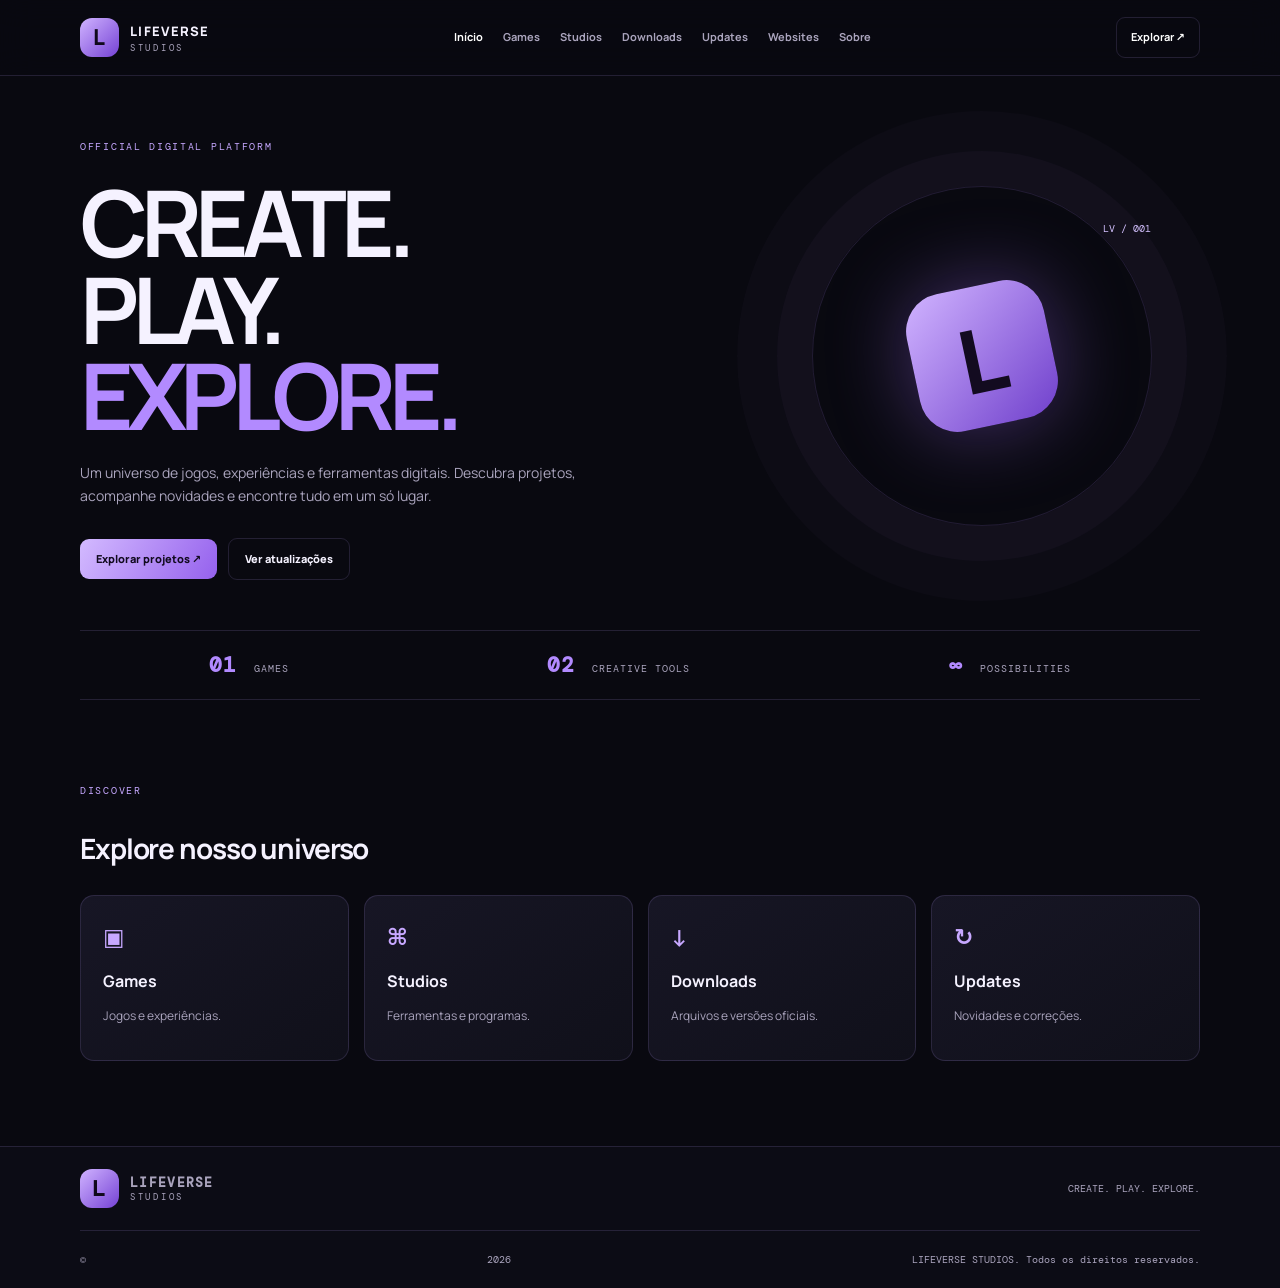
<file: index.html>
<!doctype html>
<html lang="pt-BR">
<head>
<meta charset="utf-8"><meta name="viewport" content="width=device-width,initial-scale=1">
<meta name="theme-color" content="#090910">
<meta name="description" content="LIFEVERSE STUDIOS — jogos, ferramentas, downloads e atualizações oficiais.">
<title>LIFEVERSE STUDIOS | Portal Oficial</title>
<link rel="stylesheet" href="style.css"><script src="script.js" defer></script>
</head>
<body>
<header class="topbar">
<a class="brand" href="#home"><span class="logo">L</span><span>LIFEVERSE<small>STUDIOS</small></span></a>
<button id="menuToggle" class="menu-toggle" aria-label="Abrir menu">☰</button>
<nav id="mainNav">
<a href="#home">Início</a><a href="#games">Games</a><a href="#studios">Studios</a>
<a href="#downloads">Downloads</a><a href="#updates">Updates</a><a href="#websites">Websites</a><a href="#about">Sobre</a>
</nav>
<a class="top-cta" href="#downloads">Explorar ↗</a>
</header>
<main>
<section class="page active" id="home">
<div class="hero wrap"><div><span class="eyebrow">OFFICIAL DIGITAL PLATFORM</span>
<h1>CREATE.<br>PLAY.<br><em>EXPLORE.</em></h1>
<p>Um universo de jogos, experiências e ferramentas digitais. Descubra projetos, acompanhe novidades e encontre tudo em um só lugar.</p>
<a class="btn primary" href="#games">Explorar projetos ↗</a> <a class="btn" href="#updates">Ver atualizações</a>
</div><div class="orb"><div class="core">L</div><span>LV / 001</span></div></div>
<div class="wrap stats"><div><b>01</b> GAMES</div><div><b>02</b> CREATIVE TOOLS</div><div><b>∞</b> POSSIBILITIES</div></div>
<div class="wrap section"><span class="eyebrow">DISCOVER</span><h2>Explore nosso universo</h2><div class="grid four">
<a class="tile" href="#games"><b>▣</b><h3>Games</h3><p>Jogos e experiências.</p></a>
<a class="tile" href="#studios"><b>⌘</b><h3>Studios</h3><p>Ferramentas e programas.</p></a>
<a class="tile" href="#downloads"><b>↓</b><h3>Downloads</h3><p>Arquivos e versões oficiais.</p></a>
<a class="tile" href="#updates"><b>↻</b><h3>Updates</h3><p>Novidades e correções.</p></a>
</div></div>
</section>
<section class="page wrap section" id="games">
<span class="eyebrow">01 / OUR UNIVERSE</span><h1 class="page-title">Games<em>.</em></h1><p class="lead">Jogos e experiências desenvolvidos ou publicados pela LIFEVERSE STUDIOS.</p>
<div class="tools"><input id="gamesSearch" type="search" placeholder="Pesquisar jogos..."><div id="filters"><button class="filter active" data-filter="all">Todos</button><button class="filter" data-filter="development">Em desenvolvimento</button><button class="filter" data-filter="available">Disponíveis</button></div></div>
<div class="grid three" id="gamesGrid">
<article class="product" data-status="development" data-search="the other side mistério dimensões"><div class="cover purple">THE<br>OTHER<br>SIDE</div><div class="pad"><small>ADVENTURE / MYSTERY</small><h3>THE OTHER SIDE</h3><p>Um universo de mistérios, dimensões e descobertas.</p><a target="_blank" rel="noopener" href="https://eddwardstar.github.io/the-other-side/">SITE OFICIAL ↗</a><label>EM DESENVOLVIMENTO</label></div></article>
<article class="product" data-status="development" data-search="lifeeverse jogo experiência"><div class="cover blue">LIFE<br>VERSE</div><div class="pad"><small>EXPERIENCE / GAME</small><h3>LIFEVERSE</h3><p>Projeto de jogo em desenvolvimento.</p><label>EM DESENVOLVIMENTO</label></div></article>
<article class="product" data-status="development" data-search="novos projetos"><div class="cover empty">+</div><div class="pad"><small>COMING SOON</small><h3>Próximo projeto</h3><p>Novas experiências serão anunciadas aqui.</p><label>EM BREVE</label></div></article>
</div><p id="gamesEmpty" hidden>Nenhum jogo encontrado.</p>
</section>
<section class="page wrap section" id="studios"><span class="eyebrow">02 / TOOLS & CREATION</span><h1 class="page-title">Studios<em>.</em></h1><p class="lead">Ferramentas, softwares e recursos para criação e desenvolvimento.</p><div class="grid three">
<article class="tile"><b>⌘</b><h3>Creative Tools</h3><p>Ferramentas para criar, editar e organizar projetos.</p><label>CATÁLOGO EM BREVE</label></article>
<article class="tile"><b>⚙</b><h3>Developer Tools</h3><p>Recursos e utilitários para desenvolvedores.</p><label>CATÁLOGO EM BREVE</label></article>
<article class="tile"><b>▣</b><h3>Software</h3><p>Programas e aplicativos publicados pela equipe.</p><label>CATÁLOGO EM BREVE</label></article>
</div></section>
<section class="page wrap section" id="downloads"><span class="eyebrow">03 / OFFICIAL FILES</span><h1 class="page-title">Downloads<em>.</em></h1><p class="lead">Arquivos oficiais, instaladores e versões dos nossos projetos.</p>
<div class="notice"><b>↓</b><div><h2>Downloads em preparação</h2><p>Os arquivos serão publicados aqui quando estiverem prontos, com versão, plataforma e origem.</p><label>CENTRAL DE DOWNLOADS EM CONFIGURAÇÃO</label></div></div>
<div class="grid three">
<a class="tile" href="https://www.roblox.com/create" target="_blank" rel="noopener"><h3>Roblox Studio ↗</h3><p>Fonte oficial da Roblox.</p></a>
<a class="tile" href="https://www.minecraft.net/download" target="_blank" rel="noopener"><h3>Minecraft ↗</h3><p>Downloads oficiais.</p></a>
<a class="tile" href="https://www.blender.org/download/" target="_blank" rel="noopener"><h3>Blender ↗</h3><p>Site oficial do Blender.</p></a>
</div><p class="muted">Baixe softwares somente de fontes oficiais e confira cada arquivo antes de instalar.</p>
</section>
<section class="page wrap section" id="updates"><span class="eyebrow">04 / CHANGELOG</span><h1 class="page-title">Updates<em>.</em></h1><p class="lead">Lançamentos, melhorias, correções e novidades.</p>
<div class="timeline"><article><label>PORTAL • 18 NOV 2026</label><h3>LIFEVERSE STUDIOS — estrutura inicial</h3><p>Criação da navegação, catálogo e áreas principais do portal.</p><small>VERSION 0.1.0</small></article><article><label>PRÓXIMAS VERSÕES</label><h3>Novas funcionalidades</h3><p>Páginas individuais, downloads verificados e central de suporte.</p><small>COMING SOON</small></article></div>
</section>
<section class="page wrap section" id="websites"><span class="eyebrow">05 / OFFICIAL NETWORK</span><h1 class="page-title">Websites<em>.</em></h1><p class="lead">Os endereços oficiais dos nossos projetos.</p><div class="grid three">
<article class="tile"><h3>THE OTHER SIDE</h3><p>Site oficial do projeto.</p><a target="_blank" rel="noopener" href="https://eddwardstar.github.io/the-other-side/">VISITAR ↗</a></article>
<article class="tile"><h3>LIFEVERSE STUDIOS</h3><p>Portal central da marca.</p><label>VOCÊ ESTÁ AQUI</label></article>
<article class="tile"><h3>Novos websites</h3><p>Outros sites serão adicionados.</p><label>EM BREVE</label></article>
</div></section>
<section class="page wrap section" id="about"><span class="eyebrow">06 / WHO WE ARE</span><h1 class="page-title">About us<em>.</em></h1><div class="notice"><b class="bigL">L</b><div><h2>Ideias que se transformam em experiências.</h2><p>A LIFEVERSE STUDIOS é uma marca independente em construção, dedicada à criação de jogos, experiências digitais e ferramentas. Este portal reúne nossos projetos, links oficiais e novidades.</p></div></div></section>
<section class="page wrap section" id="not-found"><h1 class="page-title">Lost in the <em>universe?</em></h1><p class="lead">Essa página não existe ou ainda não foi publicada.</p><a class="btn primary" href="#home">Voltar ao início</a></section>
</main>
<footer><div class="wrap foot"><a class="brand" href="#home"><span class="logo">L</span><span>LIFEVERSE<small>STUDIOS</small></span></a><span>CREATE. PLAY. EXPLORE.</span></div><div class="wrap foot bottom">© <span id="year"></span> LIFEVERSE STUDIOS. Todos os direitos reservados.</div></footer>
<div id="toast" role="status" aria-live="polite"></div>
</body></html>
</file>
<file: style.css>
@import url('https://fonts.googleapis.com/css2?family=DM+Mono:wght@400;500&family=Manrope:wght@400;500;600;700;800&display=swap');
:root{--bg:#090910;--panel:#12121e;--text:#f5f2ff;--muted:#aaa4bd;--purple:#b28aff;--line:#bca0ff26}
*{box-sizing:border-box}html{scroll-behavior:smooth;scroll-padding-top:90px}body{margin:0;background:var(--bg);color:var(--text);font-family:Manrope,system-ui,sans-serif;line-height:1.65}a{color:inherit;text-decoration:none}.wrap{width:min(1120px,calc(100% - 40px));margin:auto}
.topbar{height:76px;position:sticky;top:0;z-index:10;padding:0 max(20px,calc((100vw - 1120px)/2));display:flex;align-items:center;justify-content:space-between;gap:22px;background:#090910eF;backdrop-filter:blur(16px);border-bottom:1px solid var(--line)}
.brand{display:flex;align-items:center;gap:11px;font-size:13px;font-weight:800;letter-spacing:.1em}.brand small{display:block;font:9px 'DM Mono',monospace;letter-spacing:.3em;color:var(--muted)}.logo{width:39px;height:39px;display:grid;place-items:center;border-radius:12px;background:linear-gradient(135deg,#d0b3ff,#7542d5);color:#10091b;font-size:22px}
nav{display:flex;gap:20px}nav a,.top-cta{font-size:11px;color:var(--muted);font-weight:700}nav a:hover,nav a.active{color:white}.top-cta{padding:10px 14px;border:1px solid var(--line);border-radius:9px;color:white}.menu-toggle{display:none;background:#151522;color:white;border:1px solid var(--line);border-radius:8px;padding:8px}
.page{display:none;min-height:62vh;animation:fade .3s ease}.page.active{display:block}@keyframes fade{from{opacity:0;transform:translateY(8px)}to{opacity:1;transform:none}}
.hero{min-height:550px;display:grid;grid-template-columns:1.2fr .8fr;align-items:center;gap:30px;padding-top:55px;padding-bottom:50px}.eyebrow,.pad small,.timeline label{font:10px 'DM Mono',monospace;letter-spacing:.17em;color:#c6a8ff}
h1{font-size:clamp(58px,8vw,92px);line-height:.94;letter-spacing:-.075em;margin:22px 0}h1 em,.page-title em{color:var(--purple);font-style:normal}.hero p,.lead{color:var(--muted);max-width:570px;font-size:14px}.btn{display:inline-block;margin:17px 8px 0 0;padding:11px 16px;border:1px solid var(--line);border-radius:9px;font-size:11px;font-weight:800}.btn.primary{background:linear-gradient(120deg,#d3baff,#9561ed);color:#120b20;border:0}
.orb{height:340px;display:grid;place-items:center;position:relative;border:1px solid #b28aff25;border-radius:50%;width:340px;max-width:100%;justify-self:center;box-shadow:0 0 0 35px #b28aff08,0 0 0 75px #b28aff05}.core{width:140px;height:140px;border-radius:38px;display:grid;place-items:center;background:linear-gradient(140deg,#d0b3ff,#7040cc);color:#130b20;font-size:88px;font-weight:900;transform:rotate(-12deg);box-shadow:0 0 80px #9b68ee66}.orb span{position:absolute;right:0;top:35px;font:10px 'DM Mono';color:#d4c1ff}
.stats{display:flex;border-block:1px solid var(--line);padding:20px 0;justify-content:space-around;color:var(--muted);font:10px 'DM Mono';letter-spacing:.1em}.stats b{font-size:21px;color:var(--purple);margin-right:10px}
.section{padding-top:75px;padding-bottom:85px}.section h2{font-size:28px;letter-spacing:-.04em}.grid{display:grid;gap:15px;margin-top:24px}.four{grid-template-columns:repeat(4,1fr)}.three{grid-template-columns:repeat(3,1fr)}
.tile,.product{border:1px solid var(--line);border-radius:14px;background:linear-gradient(145deg,#171625,#10101a);overflow:hidden;transition:.2s}.tile{padding:22px;display:block}.tile:hover,.product:hover{transform:translateY(-4px);border-color:#b28aff88}.tile>b{font-size:23px;color:#c7a8ff}.tile h3{font-size:16px;margin:12px 0 4px}.tile p,.product p{font-size:12px;color:var(--muted)}.tile label,.pad label,.notice label{display:inline-block;font:9px 'DM Mono';letter-spacing:.1em;color:#c6a8ff;margin-top:13px}
.page-title{font-size:clamp(52px,7vw,76px);margin:12px 0}.tools{display:flex;justify-content:space-between;gap:15px;flex-wrap:wrap;margin:24px 0}.tools input{background:var(--panel);border:1px solid var(--line);border-radius:8px;padding:12px;color:white;min-width:260px}.filter{padding:9px 12px;border:1px solid var(--line);border-radius:7px;background:transparent;color:var(--muted);font-size:10px;cursor:pointer}.filter.active{color:white;background:#b28aff20;border-color:#b28aff88}
.cover{height:180px;display:grid;place-content:center;text-align:center;font-size:30px;font-weight:900;line-height:.95;letter-spacing:-.06em}.purple{background:radial-gradient(circle,#563477,#171020)}.blue{background:radial-gradient(circle,#254e75,#101521)}.empty{background:radial-gradient(circle,#423052,#12111a);font-size:65px;color:#c7a8ff}.pad{padding:18px}.pad h3{margin:8px 0 4px}.pad a{display:inline-block;color:#c6a8ff;font:10px 'DM Mono';margin-top:12px}.pad label{display:block}.notice{display:flex;gap:20px;align-items:flex-start;padding:28px;border:1px solid var(--line);border-radius:14px;background:radial-gradient(circle at 90% 0,#7545b52b,transparent 45%),var(--panel);margin:25px 0}.notice>b{font-size:34px;color:#c6a8ff}.notice h2{margin:0}.notice p{color:var(--muted);font-size:13px}.bigL{font-size:90px!important;font-weight:900;background:linear-gradient(135deg,#d0b3ff,#7542d5);color:#120b20!important;border-radius:25px;padding:0 25px}
.timeline{border-left:1px solid #b28aff66;padding-left:25px;margin:30px 0}.timeline article{padding:0 0 30px}.timeline h3{font-size:17px}.timeline p,.timeline small{color:var(--muted);font-size:12px}
footer{border-top:1px solid var(--line);background:#0c0c15}.foot{display:flex;justify-content:space-between;align-items:center;padding:22px 0;font:10px 'DM Mono';color:var(--muted)}.bottom{border-top:1px solid var(--line)}
#toast{position:fixed;bottom:20px;left:50%;transform:translate(-50%,20px);opacity:0;background:#211a31;border:1px solid #b28aff66;border-radius:9px;padding:11px 16px;font-size:11px;transition:.2s;pointer-events:none}#toast.show{opacity:1;transform:translate(-50%,0)}[hidden]{display:none!important}
@media(max-width:850px){nav{gap:10px}nav a{font-size:10px}.top-cta{display:none}.four{grid-template-columns:repeat(2,1fr)}}
@media(max-width:650px){.topbar{height:68px}.menu-toggle{display:block}nav{display:none;position:absolute;top:68px;left:0;right:0;background:#10101b;padding:18px 22px;border-bottom:1px solid var(--line)}nav.open{display:flex;flex-direction:column}.hero{grid-template-columns:1fr;padding-top:35px}.orb{height:240px;width:240px;margin:20px auto 35px}.core{width:105px;height:105px;font-size:65px}.hero h1{font-size:65px}.three,.four{grid-template-columns:1fr}.stats{font-size:8px}.stats b{font-size:16px;margin-right:4px}.section{padding-top:55px}.notice{flex-direction:column}.foot{align-items:flex-start;flex-direction:column;gap:8px}}
</file>
